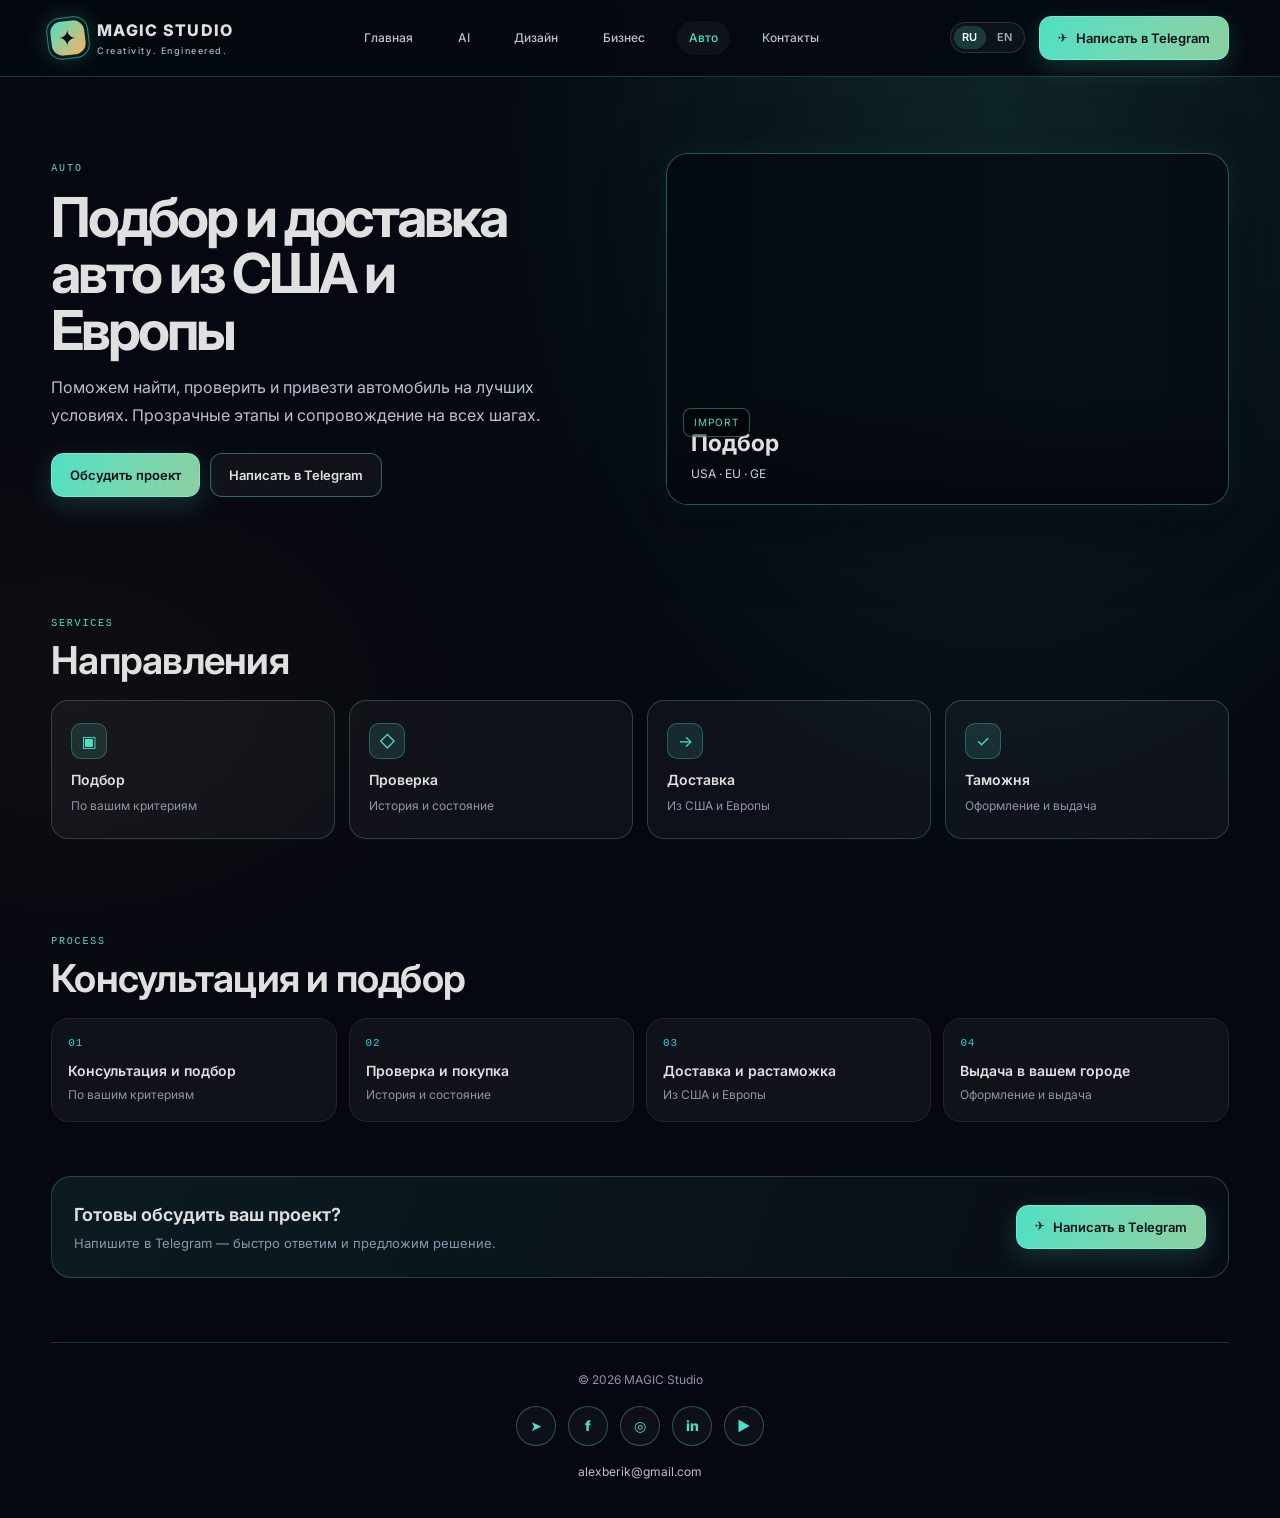
<file: auto/index.html>
<!DOCTYPE html>
<html lang="ru">
<head>
<meta charset="utf-8">
<meta name="viewport" content="width=device-width,initial-scale=1">
<title>Auto — MAGIC Studio | Подбор авто из США и Европы</title>
<meta name="description" content="Подбор, проверка, покупка и доставка авто из США и Европы. Диагностика, логистика, таможня. Тбилиси.">
<link rel="canonical" href="https://alexberik.github.io/magic_studio/auto/">
<meta property="og:title" content="Auto — MAGIC Studio">
<meta name="theme-color" content="#050810">
<link href="https://fonts.googleapis.com/css2?family=Inter:wght@400;500;600;700&display=swap" rel="stylesheet">
<link rel="stylesheet" href="../assets/css/studio.css">
<link rel="stylesheet" href="../assets/css/themes.css">
<link rel="stylesheet" href="../assets/css/site-polish.css?v=20261029-3">
</head>
<body data-theme="auto">
<header class="site-header">
  <div class="wrap nav">
    <a class="logo" href="../"><span class="logo-mark" aria-hidden="true"><span></span></span><div>MAGIC STUDIO<small data-i18n="tagline">Creativity. Engineered.</small></div></a>
    <nav class="nav-links">
      <a href="../" data-i18n="nav_home">Главная</a>
      <a href="../ai/" data-i18n="nav_ai">AI</a>
      <a href="../design/" data-i18n="nav_design">Дизайн</a>
      <a href="../business/" data-i18n="nav_biz">Бизнес</a>
      <a href="../auto/" class="active" data-i18n="nav_auto">Авто</a>
      <a href="../contacts/" data-i18n="nav_contacts">Контакты</a>
    </nav>
    <div class="nav-right">
      <div class="lang"><button type="button" data-lang="ru" class="active">RU</button><button type="button" data-lang="en">EN</button></div>
      <a class="btn btn-primary btn-tg" href="https://t.me/alex_berik" target="_blank" rel="noopener" data-i18n="btn_tg">Написать в Telegram</a>
    </div>
  </div>
</header>
<main class="wrap">
  <section class="hero">
    <div>
      <p class="eyebrow" data-i18n="auto_eye">AUTO</p>
      <h1 data-i18n="auto_h1">Подбор и доставка авто из США и Европы</h1>
      <p class="lead" data-i18n="auto_lead">Поможем найти, проверить и привезти автомобиль на лучших условиях. Прозрачные этапы и сопровождение на всех шагах.</p>
      <div class="hero-cta">
        <a class="btn btn-primary" href="../contacts/" data-i18n="cta_project">Обсудить проект</a>
        <a class="btn btn-ghost" href="https://t.me/alex_berik" target="_blank" rel="noopener" data-i18n="btn_tg">Написать в Telegram</a>
      </div>
    </div>
    <div class="visual scene-auto photo-auto" aria-hidden="true">
      <div class="car-shape"></div>
      <div class="visual-inner">
        <span class="visual-tag">IMPORT</span>
        <div class="visual-title" data-i18n="auto_s1">Подбор</div>
        <div class="visual-sub">USA · EU · GE</div>
      </div>
    </div>
  </section>
  <section class="section">
    <div class="section-label">SERVICES</div>
    <h2 data-i18n="services">Направления</h2>
    <div class="grid-4">
      <div class="card"><div class="icon">▣</div><h3 data-i18n="auto_s1">Подбор</h3><p data-i18n="auto_s1p">По вашим критериям</p></div>
      <div class="card"><div class="icon">◇</div><h3 data-i18n="auto_s2">Проверка</h3><p data-i18n="auto_s2p">История и состояние</p></div>
      <div class="card"><div class="icon">→</div><h3 data-i18n="auto_s3">Доставка</h3><p data-i18n="auto_s3p">Из США и Европы</p></div>
      <div class="card"><div class="icon">✓</div><h3 data-i18n="auto_s4">Таможня</h3><p data-i18n="auto_s4p">Оформление и выдача</p></div>
    </div>
  </section>
  <section class="section">
    <div class="section-label">PROCESS</div>
    <h2 data-i18n="auto_st1">Этапы работы</h2>
    <div class="steps">
      <div class="step"><div class="n">01</div><h3 data-i18n="auto_st1">Консультация и подбор</h3><p data-i18n="auto_s1p">По вашим критериям</p></div>
      <div class="step"><div class="n">02</div><h3 data-i18n="auto_st2">Проверка и покупка</h3><p data-i18n="auto_s2p">История и состояние</p></div>
      <div class="step"><div class="n">03</div><h3 data-i18n="auto_st3">Доставка и растаможка</h3><p data-i18n="auto_s3p">Из США и Европы</p></div>
      <div class="step"><div class="n">04</div><h3 data-i18n="auto_st4">Выдача в вашем городе</h3><p data-i18n="auto_s4p">Оформление и выдача</p></div>
    </div>
  </section>
  <div class="cta-band">
    <div><h3 data-i18n="cta_h">Готовы обсудить ваш проект?</h3><p data-i18n="cta_p">Напишите в Telegram — быстро ответим и предложим решение.</p></div>
    <a class="btn btn-primary btn-tg" href="https://t.me/alex_berik" target="_blank" rel="noopener" data-i18n="btn_tg">Написать в Telegram</a>
  </div>
</main>
<footer class="site-footer wrap">
  <div>© 2026 MAGIC Studio</div>
  <div class="socials">
    <a href="https://t.me/alex_berik" target="_blank" rel="noopener" aria-label="Telegram">➤</a>
    <a href="https://www.facebook.com/magicAIsoft" target="_blank" rel="noopener" aria-label="Facebook">f</a>
    <a href="https://www.instagram.com/alex__good_man/" target="_blank" rel="noopener" aria-label="Instagram">◎</a>
    <a href="https://www.linkedin.com/in/oleg-beriashvili/" target="_blank" rel="noopener" aria-label="LinkedIn">in</a>
    <a href="https://www.youtube.com/@alexberik" target="_blank" rel="noopener" aria-label="YouTube">▶</a>
  </div>
  <div><a href="mailto:alexberik@gmail.com">alexberik@gmail.com</a></div>
</footer>
<script src="../assets/js/i18n.js"></script>
</body>
</html>
</file>
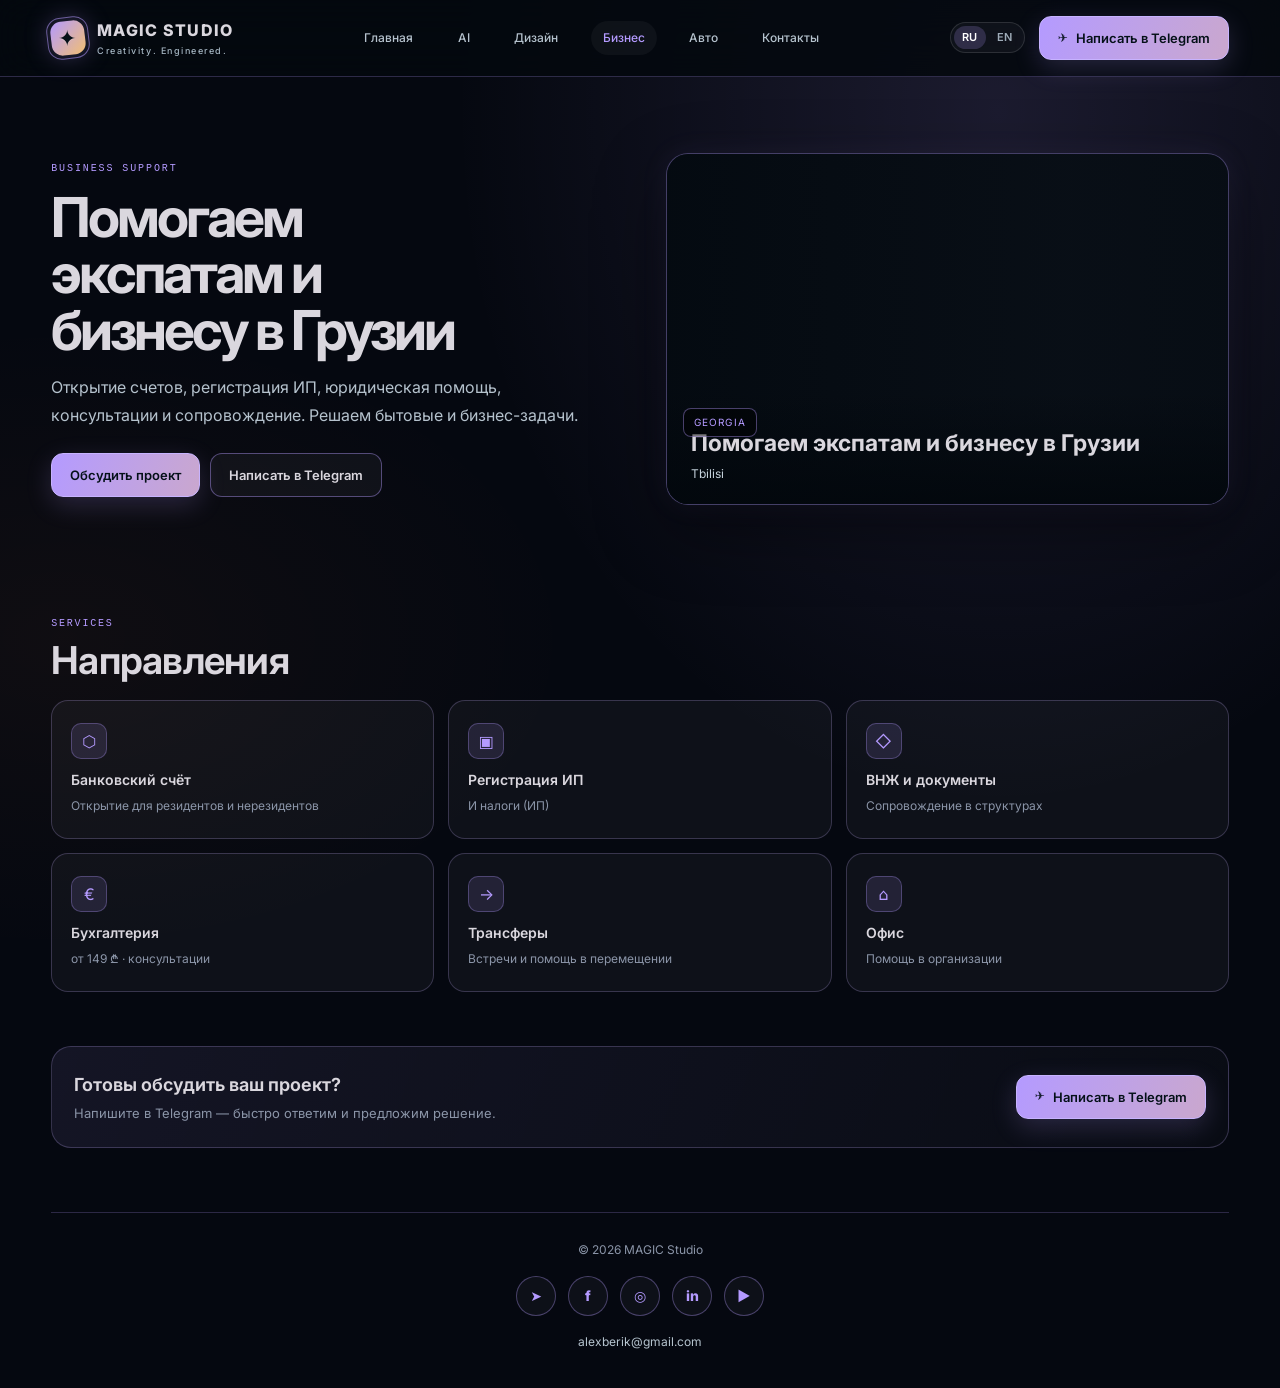
<file: business/index.html>
<!DOCTYPE html>
<html lang="ru">
<head>
<meta charset="utf-8">
<meta name="viewport" content="width=device-width,initial-scale=1">
<title>Business Support — MAGIC Studio | Релокация в Грузии</title>
<meta name="description" content="Помощь экспатам и бизнесу в Грузии: счета, ИП, ВНЖ, бухгалтерия от 149 ₾, трансферы и сопровождение.">
<link rel="canonical" href="https://alexberik.github.io/magic_studio/business/">
<meta property="og:title" content="Business Support — MAGIC Studio">
<meta name="theme-color" content="#050810">
<link href="https://fonts.googleapis.com/css2?family=Inter:wght@400;500;600;700&display=swap" rel="stylesheet">
<link rel="stylesheet" href="../assets/css/studio.css">
<link rel="stylesheet" href="../assets/css/themes.css">
<link rel="stylesheet" href="../assets/css/site-polish.css?v=20261029-3">
</head>
<body data-theme="business">
<header class="site-header">
  <div class="wrap nav">
    <a class="logo" href="../"><span class="logo-mark" aria-hidden="true"><span></span></span><div>MAGIC STUDIO<small data-i18n="tagline">Creativity. Engineered.</small></div></a>
    <nav class="nav-links">
      <a href="../" data-i18n="nav_home">Главная</a>
      <a href="../ai/" data-i18n="nav_ai">AI</a>
      <a href="../design/" data-i18n="nav_design">Дизайн</a>
      <a href="../business/" class="active" data-i18n="nav_biz">Бизнес</a>
      <a href="../auto/" data-i18n="nav_auto">Авто</a>
      <a href="../contacts/" data-i18n="nav_contacts">Контакты</a>
    </nav>
    <div class="nav-right">
      <div class="lang"><button type="button" data-lang="ru" class="active">RU</button><button type="button" data-lang="en">EN</button></div>
      <a class="btn btn-primary btn-tg" href="https://t.me/alex_berik" target="_blank" rel="noopener" data-i18n="btn_tg">Написать в Telegram</a>
    </div>
  </div>
</header>
<main class="wrap">
  <section class="hero">
    <div>
      <p class="eyebrow" data-i18n="biz_eye">BUSINESS SUPPORT</p>
      <h1 data-i18n="biz_h1">Помогаем экспатам и бизнесу в Грузии</h1>
      <p class="lead" data-i18n="biz_lead">Открытие счетов, регистрация ИП, юридическая помощь, консультации и сопровождение. Решаем бытовые и бизнес-задачи.</p>
      <div class="hero-cta">
        <a class="btn btn-primary" href="../contacts/" data-i18n="cta_project">Обсудить проект</a>
        <a class="btn btn-ghost" href="https://t.me/alex_berik" target="_blank" rel="noopener" data-i18n="btn_tg">Написать в Telegram</a>
      </div>
    </div>
    <div class="visual scene-business photo-business" aria-hidden="true">
      <div class="skyline"></div>
      <div class="visual-inner">
        <span class="visual-tag">GEORGIA</span>
        <div class="visual-title" data-i18n="biz_h1">Помогаем в Грузии</div>
        <div class="visual-sub">Tbilisi</div>
      </div>
    </div>
  </section>
  <section class="section">
    <div class="section-label">SERVICES</div>
    <h2 data-i18n="services">Направления</h2>
    <div class="grid-3">
      <div class="card"><div class="icon">⬡</div><h3 data-i18n="biz_s1">Банковский счёт</h3><p data-i18n="biz_s1p">Открытие для резидентов и нерезидентов</p></div>
      <div class="card"><div class="icon">▣</div><h3 data-i18n="biz_s2">Регистрация ИП</h3><p data-i18n="biz_s2p">И налоги (ИП)</p></div>
      <div class="card"><div class="icon">◇</div><h3 data-i18n="biz_s3">ВНЖ и документы</h3><p data-i18n="biz_s3p">Сопровождение в структурах</p></div>
      <div class="card"><div class="icon">€</div><h3 data-i18n="biz_s4">Бухгалтерия</h3><p data-i18n="biz_s4p">от 149 ₾ · консультации</p></div>
      <div class="card"><div class="icon">→</div><h3 data-i18n="biz_s5">Трансферы</h3><p data-i18n="biz_s5p">Встречи и помощь в перемещении</p></div>
      <div class="card"><div class="icon">⌂</div><h3 data-i18n="biz_s6">Офис</h3><p data-i18n="biz_s6p">Помощь в организации</p></div>
    </div>
  </section>
  <div class="cta-band">
    <div><h3 data-i18n="cta_h">Готовы обсудить ваш проект?</h3><p data-i18n="cta_p">Напишите в Telegram — быстро ответим и предложим решение.</p></div>
    <a class="btn btn-primary btn-tg" href="https://t.me/alex_berik" target="_blank" rel="noopener" data-i18n="btn_tg">Написать в Telegram</a>
  </div>
</main>
<footer class="site-footer wrap">
  <div>© 2026 MAGIC Studio</div>
  <div class="socials">
    <a href="https://t.me/alex_berik" target="_blank" rel="noopener" aria-label="Telegram">➤</a>
    <a href="https://www.facebook.com/magicAIsoft" target="_blank" rel="noopener" aria-label="Facebook">f</a>
    <a href="https://www.instagram.com/alex__good_man/" target="_blank" rel="noopener" aria-label="Instagram">◎</a>
    <a href="https://www.linkedin.com/in/oleg-beriashvili/" target="_blank" rel="noopener" aria-label="LinkedIn">in</a>
    <a href="https://www.youtube.com/@alexberik" target="_blank" rel="noopener" aria-label="YouTube">▶</a>
  </div>
  <div><a href="mailto:alexberik@gmail.com">alexberik@gmail.com</a></div>
</footer>
<script src="../assets/js/i18n.js"></script>
</body>
</html>
</file>
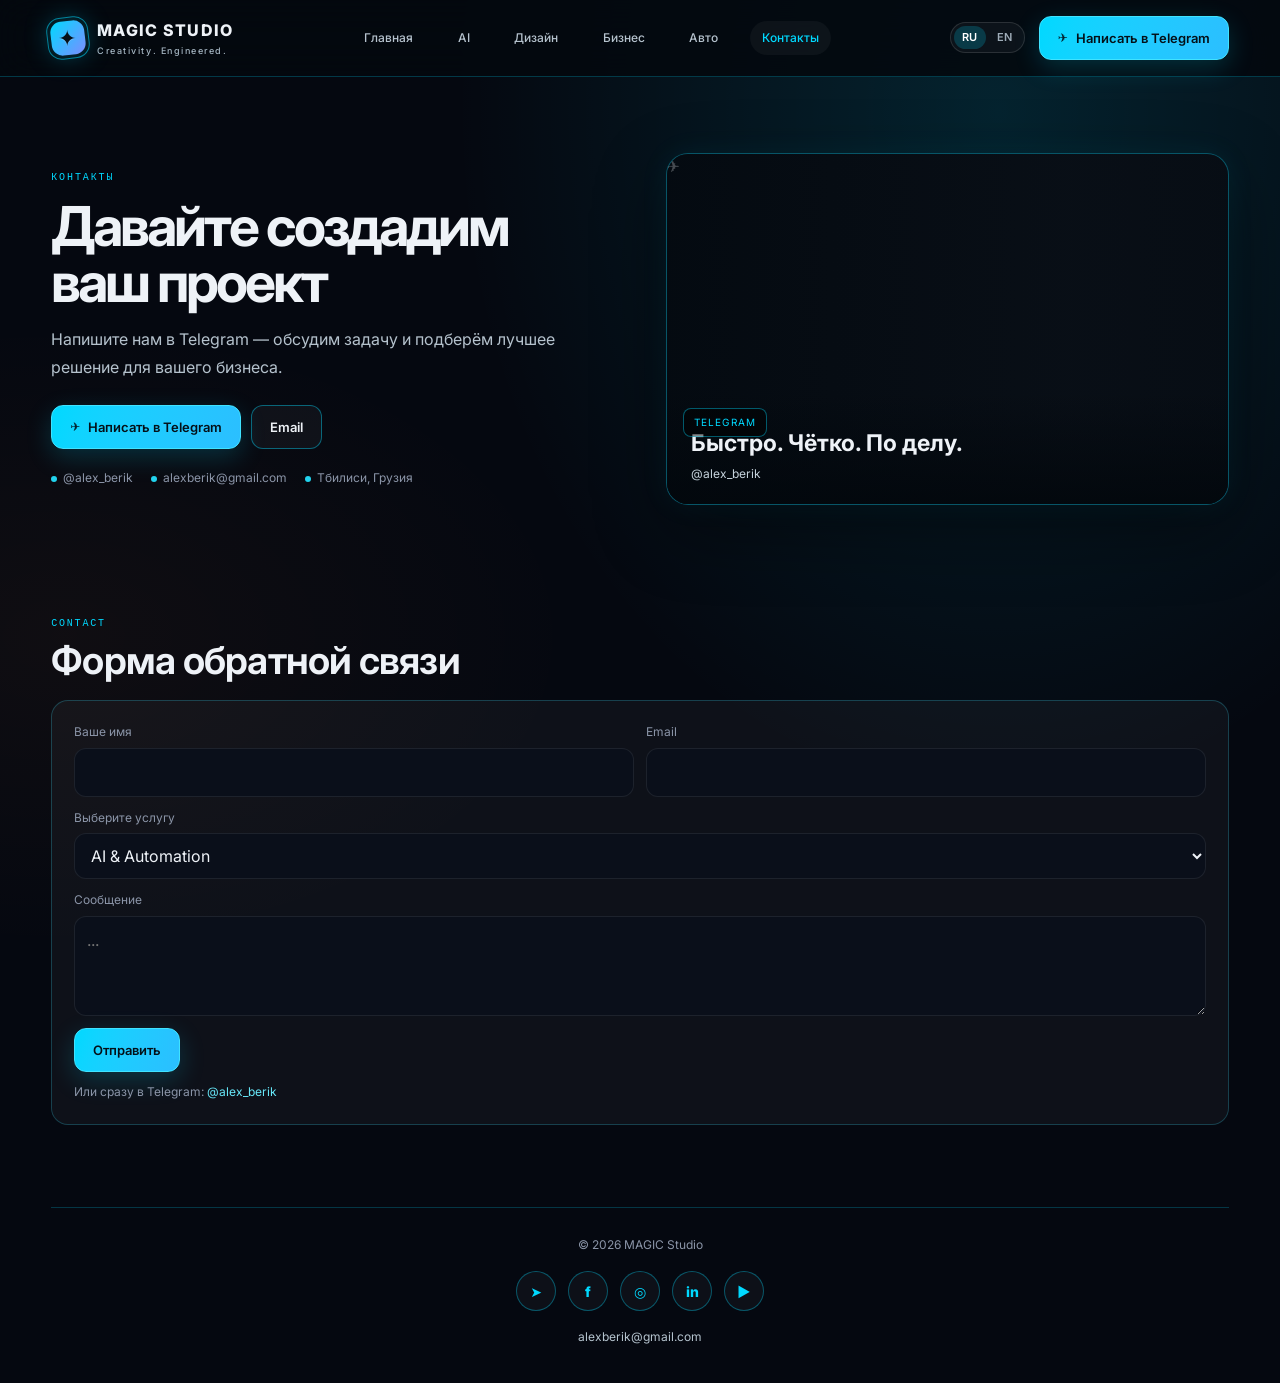
<file: contacts/index.html>
<!DOCTYPE html>
<html lang="ru">
<head>
<meta charset="utf-8">
<meta name="viewport" content="width=device-width,initial-scale=1">
<title>Контакты — MAGIC Studio | Тбилиси</title>
<meta name="description" content="Связаться с MAGIC Studio: Telegram @alex_berik, email alexberik@gmail.com. Тбилиси, Грузия.">
<link rel="canonical" href="https://alexberik.github.io/magic_studio/contacts/">
<meta property="og:title" content="Контакты — MAGIC Studio">
<meta name="theme-color" content="#050810">
<link href="https://fonts.googleapis.com/css2?family=Inter:wght@400;500;600;700&display=swap" rel="stylesheet">
<link rel="stylesheet" href="../assets/css/studio.css">
<link rel="stylesheet" href="../assets/css/themes.css">
<link rel="stylesheet" href="../assets/css/site-polish.css?v=20261029-3">
</head>
<body data-theme="contacts">
<header class="site-header">
  <div class="wrap nav">
    <a class="logo" href="../"><span class="logo-mark" aria-hidden="true"><span></span></span><div>MAGIC STUDIO<small data-i18n="tagline">Creativity. Engineered.</small></div></a>
    <nav class="nav-links">
      <a href="../" data-i18n="nav_home">Главная</a>
      <a href="../ai/" data-i18n="nav_ai">AI</a>
      <a href="../design/" data-i18n="nav_design">Дизайн</a>
      <a href="../business/" data-i18n="nav_biz">Бизнес</a>
      <a href="../auto/" data-i18n="nav_auto">Авто</a>
      <a href="../contacts/" class="active" data-i18n="nav_contacts">Контакты</a>
    </nav>
    <div class="nav-right">
      <div class="lang"><button type="button" data-lang="ru" class="active">RU</button><button type="button" data-lang="en">EN</button></div>
      <a class="btn btn-primary btn-tg" href="https://t.me/alex_berik" target="_blank" rel="noopener" data-i18n="btn_tg">Написать в Telegram</a>
    </div>
  </div>
</header>
<main class="wrap">
  <section class="hero">
    <div>
      <p class="eyebrow" data-i18n="con_eye">КОНТАКТЫ</p>
      <h1 data-i18n="con_h1">Давайте создадим ваш проект</h1>
      <p class="lead" data-i18n="con_lead">Напишите нам в Telegram — обсудим задачу и подберём лучшее решение для вашего бизнеса.</p>
      <div class="hero-cta">
        <a class="btn btn-primary btn-tg" href="https://t.me/alex_berik" target="_blank" rel="noopener" data-i18n="btn_tg">Написать в Telegram</a>
        <a class="btn btn-ghost" href="mailto:alexberik@gmail.com">Email</a>
      </div>
      <div class="trust-row" style="margin-top:20px">
        <span><i></i>@alex_berik</span>
        <span><i></i>alexberik@gmail.com</span>
        <span><i></i data-i18n="con_loc_v">Тбилиси, Грузия</span>
      </div>
    </div>
    <div class="visual scene-contacts photo-contacts" aria-hidden="true">
      <div class="tg-big">✈</div>
      <div class="visual-inner">
        <span class="visual-tag">TELEGRAM</span>
        <div class="visual-title" data-i18n="con_fast">Быстро. Чётко. По делу.</div>
        <div class="visual-sub">@alex_berik</div>
      </div>
    </div>
  </section>
  <section class="section">
    <div class="section-label">CONTACT</div>
    <h2 data-i18n="con_form">Форма обратной связи</h2>
    <form class="card" style="padding:22px" action="https://t.me/alex_berik" method="get" target="_blank">
      <div class="form-grid">
        <div class="field"><label data-i18n="con_name">Ваше имя</label><input name="name" type="text" autocomplete="name"></div>
        <div class="field"><label data-i18n="con_email">Email</label><input name="email" type="email" autocomplete="email"></div>
        <div class="field full"><label data-i18n="con_svc">Выберите услугу</label>
          <select name="service">
            <option>AI & Automation</option>
            <option>Web & Design</option>
            <option>Business Support</option>
            <option>Auto</option>
          </select>
        </div>
        <div class="field full"><label data-i18n="con_msg">Сообщение</label><textarea name="text" placeholder="..."></textarea></div>
        <div class="full"><button class="btn btn-primary" type="submit" data-i18n="con_send">Отправить</button>
          <p style="margin-top:10px;font-size:12px;color:var(--muted)">Или сразу в Telegram: <a href="https://t.me/alex_berik" style="color:var(--cyan2)">@alex_berik</a></p>
        </div>
      </div>
    </form>
  </section>
</main>
<footer class="site-footer wrap">
  <div>© 2026 MAGIC Studio</div>
  <div class="socials">
    <a href="https://t.me/alex_berik" target="_blank" rel="noopener" aria-label="Telegram">➤</a>
    <a href="https://www.facebook.com/magicAIsoft" target="_blank" rel="noopener" aria-label="Facebook">f</a>
    <a href="https://www.instagram.com/alex__good_man/" target="_blank" rel="noopener" aria-label="Instagram">◎</a>
    <a href="https://www.linkedin.com/in/oleg-beriashvili/" target="_blank" rel="noopener" aria-label="LinkedIn">in</a>
    <a href="https://www.youtube.com/@alexberik" target="_blank" rel="noopener" aria-label="YouTube">▶</a>
  </div>
  <div><a href="mailto:alexberik@gmail.com">alexberik@gmail.com</a></div>
</footer>
<script src="../assets/js/i18n.js"></script>
</body>
</html>
</file>
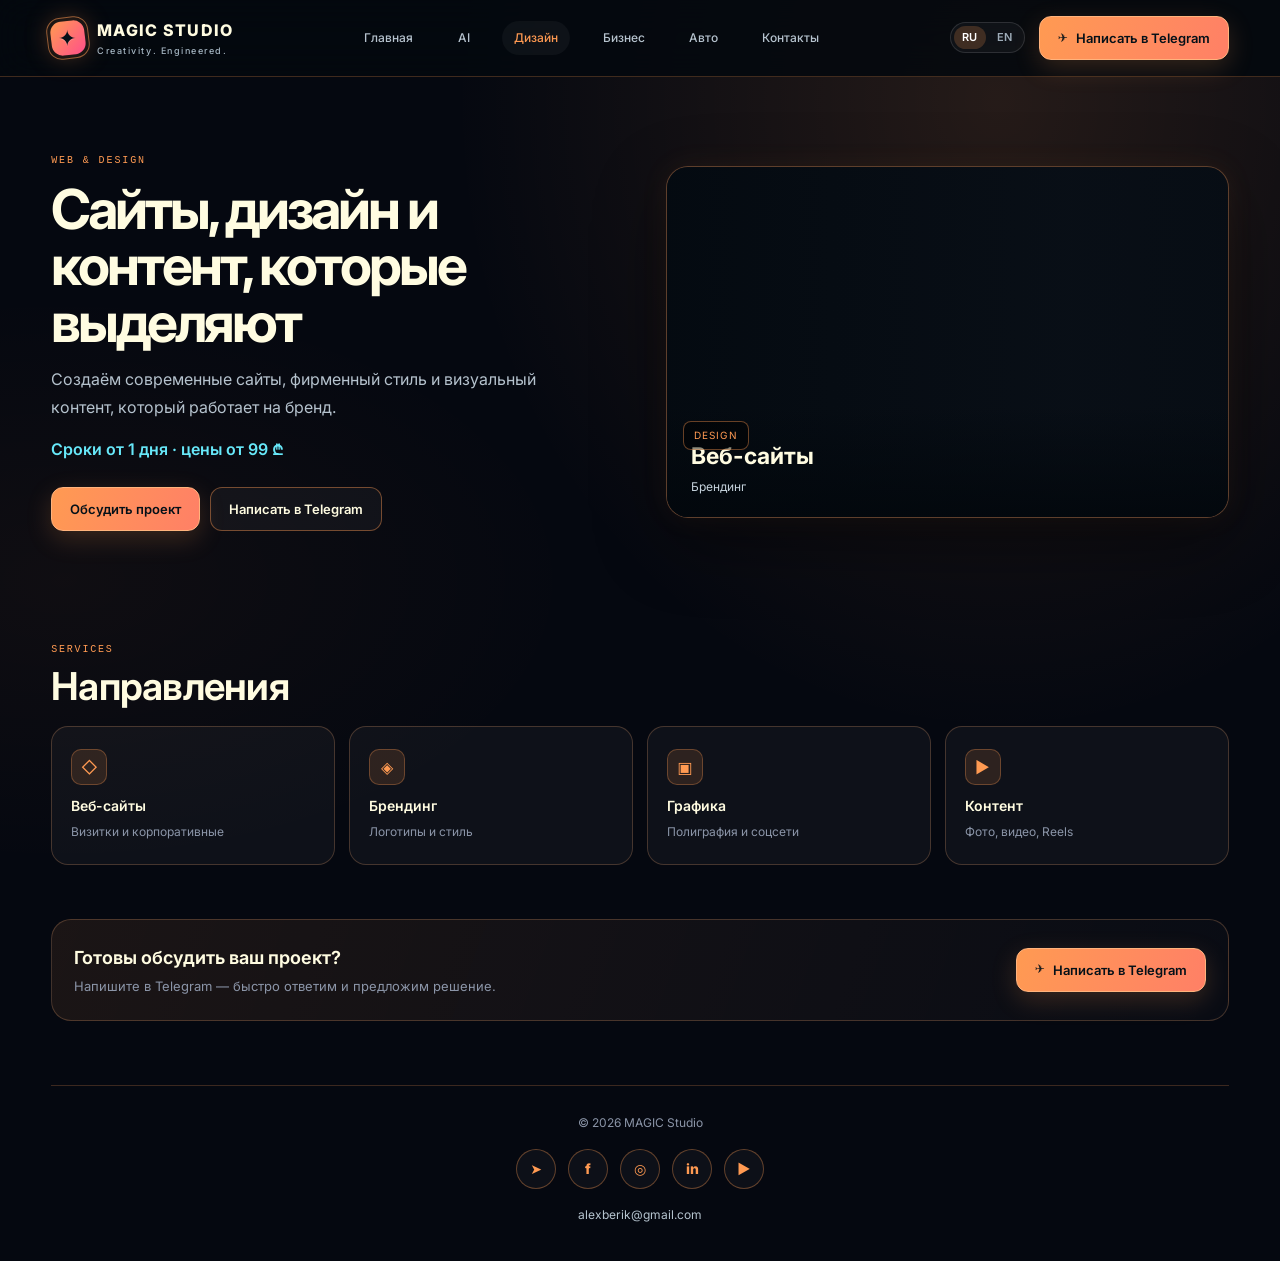
<file: design/index.html>
<!DOCTYPE html>
<html lang="ru">
<head>
<meta charset="utf-8">
<meta name="viewport" content="width=device-width,initial-scale=1">
<title>Web & Design — MAGIC Studio | Тбилиси</title>
<meta name="description" content="Сайты, брендинг, графический дизайн, контент и Reels. Сроки от 1 дня, цены от 99 лари.">
<link rel="canonical" href="https://alexberik.github.io/magic_studio/design/">
<meta property="og:title" content="Web & Design — MAGIC Studio">
<meta name="theme-color" content="#050810">
<link href="https://fonts.googleapis.com/css2?family=Inter:wght@400;500;600;700&display=swap" rel="stylesheet">
<link rel="stylesheet" href="../assets/css/studio.css">
<link rel="stylesheet" href="../assets/css/themes.css">
<link rel="stylesheet" href="../assets/css/site-polish.css?v=20261029-3">
</head>
<body data-theme="design">
<header class="site-header">
  <div class="wrap nav">
    <a class="logo" href="../"><span class="logo-mark" aria-hidden="true"><span></span></span><div>MAGIC STUDIO<small data-i18n="tagline">Creativity. Engineered.</small></div></a>
    <nav class="nav-links">
      <a href="../" data-i18n="nav_home">Главная</a>
      <a href="../ai/" data-i18n="nav_ai">AI</a>
      <a href="../design/" class="active" data-i18n="nav_design">Дизайн</a>
      <a href="../business/" data-i18n="nav_biz">Бизнес</a>
      <a href="../auto/" data-i18n="nav_auto">Авто</a>
      <a href="../contacts/" data-i18n="nav_contacts">Контакты</a>
    </nav>
    <div class="nav-right">
      <div class="lang"><button type="button" data-lang="ru" class="active">RU</button><button type="button" data-lang="en">EN</button></div>
      <a class="btn btn-primary btn-tg" href="https://t.me/alex_berik" target="_blank" rel="noopener" data-i18n="btn_tg">Написать в Telegram</a>
    </div>
  </div>
</header>
<main class="wrap">
  <section class="hero">
    <div>
      <p class="eyebrow" data-i18n="des_eye">WEB & DESIGN</p>
      <h1 data-i18n="des_h1">Сайты, дизайн и контент, которые выделяют</h1>
      <p class="lead" data-i18n="des_lead">Создаём современные сайты, фирменный стиль и визуальный контент, который работает на бренд.</p>
      <p class="lead" style="color:var(--cyan2);font-weight:600" data-i18n="des_price">Сроки от 1 дня · цены от 99 ₾</p>
      <div class="hero-cta">
        <a class="btn btn-primary" href="../contacts/" data-i18n="cta_project">Обсудить проект</a>
        <a class="btn btn-ghost" href="https://t.me/alex_berik" target="_blank" rel="noopener" data-i18n="btn_tg">Написать в Telegram</a>
      </div>
    </div>
    <div class="visual scene-design photo-design" aria-hidden="true">
      <div class="device-stack">
        <div class="device-laptop"></div>
        <div class="device-phone"></div>
      </div>
      <div class="visual-inner">
        <span class="visual-tag">DESIGN</span>
        <div class="visual-title" data-i18n="des_s1">Веб-сайты</div>
        <div class="visual-sub" data-i18n="des_s2">Брендинг</div>
      </div>
    </div>
  </section>
  <section class="section">
    <div class="section-label">SERVICES</div>
    <h2 data-i18n="services">Направления</h2>
    <div class="grid-4">
      <div class="card"><div class="icon">◇</div><h3 data-i18n="des_s1">Веб-сайты</h3><p data-i18n="des_s1p">Визитки и корпоративные</p></div>
      <div class="card"><div class="icon">◈</div><h3 data-i18n="des_s2">Брендинг</h3><p data-i18n="des_s2p">Логотипы и стиль</p></div>
      <div class="card"><div class="icon">▣</div><h3 data-i18n="des_s3">Графика</h3><p data-i18n="des_s3p">Полиграфия и соцсети</p></div>
      <div class="card"><div class="icon">▶</div><h3 data-i18n="des_s4">Контент</h3><p data-i18n="des_s4p">Фото, видео, Reels</p></div>
    </div>
  </section>
  <div class="cta-band">
    <div><h3 data-i18n="cta_h">Готовы обсудить ваш проект?</h3><p data-i18n="cta_p">Напишите в Telegram — быстро ответим и предложим решение.</p></div>
    <a class="btn btn-primary btn-tg" href="https://t.me/alex_berik" target="_blank" rel="noopener" data-i18n="btn_tg">Написать в Telegram</a>
  </div>
</main>
<footer class="site-footer wrap">
  <div>© 2026 MAGIC Studio</div>
  <div class="socials">
    <a href="https://t.me/alex_berik" target="_blank" rel="noopener" aria-label="Telegram">➤</a>
    <a href="https://www.facebook.com/magicAIsoft" target="_blank" rel="noopener" aria-label="Facebook">f</a>
    <a href="https://www.instagram.com/alex__good_man/" target="_blank" rel="noopener" aria-label="Instagram">◎</a>
    <a href="https://www.linkedin.com/in/oleg-beriashvili/" target="_blank" rel="noopener" aria-label="LinkedIn">in</a>
    <a href="https://www.youtube.com/@alexberik" target="_blank" rel="noopener" aria-label="YouTube">▶</a>
  </div>
  <div><a href="mailto:alexberik@gmail.com">alexberik@gmail.com</a></div>
</footer>
<script src="../assets/js/i18n.js"></script>
</body>
</html>
</file>
<file: assets/css/studio.css>
/* MAGIC Studio — full redesign 2026 */
:root{
  --bg:#050810;
  --bg2:#0a0f1a;
  --card:rgba(255,255,255,.04);
  --card-h:rgba(255,255,255,.07);
  --border:rgba(255,255,255,.08);
  --border-h:rgba(34,211,238,.35);
  --text:#eef2f7;
  --muted:#8b95a8;
  --cyan:#22d3ee;
  --cyan2:#67e8f9;
  --cyan-dim:rgba(34,211,238,.15);
  --glow:0 0 40px rgba(34,211,238,.25);
  --font:Inter,system-ui,-apple-system,sans-serif;
  --mono:ui-monospace,SFMono-Regular,Menlo,monospace;
  --r:18px;
  --max:1180px;
}
*{box-sizing:border-box;margin:0;padding:0}
html{scroll-behavior:smooth}
body{
  font-family:var(--font);background:var(--bg);color:var(--text);
  line-height:1.55;-webkit-font-smoothing:antialiased;min-height:100vh;
  background-image:
    radial-gradient(ellipse 90% 50% at 50% -15%,rgba(34,211,238,.1),transparent 55%),
    radial-gradient(ellipse 40% 30% at 100% 50%,rgba(14,165,233,.06),transparent 50%);
}
a{color:inherit;text-decoration:none}
img{max-width:100%;display:block}
button,input,select,textarea{font:inherit}
[hidden]{display:none!important}
.wrap{width:min(var(--max),92vw);margin:0 auto}
.site-header{
  position:sticky;top:0;z-index:50;
  backdrop-filter:blur(16px);-webkit-backdrop-filter:blur(16px);
  background:rgba(5,8,16,.82);border-bottom:1px solid var(--border);
}
.nav{
  display:flex;align-items:center;justify-content:space-between;
  gap:16px;padding:14px 0;flex-wrap:wrap;
}
.logo{display:flex;align-items:center;gap:10px;font-weight:700;letter-spacing:.02em}
.logo-mark{
  width:34px;height:34px;border-radius:10px;
  background:linear-gradient(145deg,var(--cyan),#0ea5e9);
  box-shadow:var(--glow);position:relative;
}
.logo-mark::after{
  content:"";position:absolute;inset:7px;border:1.5px solid rgba(0,0,0,.25);
  border-radius:5px;border-bottom-color:transparent;
}
.logo small{display:block;font-size:9px;font-weight:500;letter-spacing:.14em;color:var(--muted);margin-top:1px}
.nav-links{display:flex;gap:4px;flex-wrap:wrap}
.nav-links a{
  padding:8px 12px;border-radius:999px;font-size:13px;font-weight:500;color:var(--muted);
  transition:.2s;
}
.nav-links a:hover,.nav-links a.active{color:var(--text);background:var(--card)}
.nav-right{display:flex;align-items:center;gap:10px}
.lang{
  display:flex;gap:2px;background:var(--card);border:1px solid var(--border);
  border-radius:999px;padding:3px;
}
.lang button{
  border:0;background:transparent;color:var(--muted);font:600 11px/1 var(--font);
  padding:7px 10px;border-radius:999px;cursor:pointer;letter-spacing:.04em;
}
.lang button.active{background:var(--cyan-dim);color:var(--cyan2)}
.btn{
  display:inline-flex;align-items:center;justify-content:center;gap:8px;
  padding:11px 18px;border-radius:12px;font-weight:600;font-size:13px;
  border:1px solid transparent;transition:.2s ease;cursor:pointer;
}
.btn-primary{
  background:linear-gradient(135deg,var(--cyan),#0ea5e9);color:#041016;
  box-shadow:0 8px 28px rgba(34,211,238,.28);
}
.btn-primary:hover{filter:brightness(1.06);transform:translateY(-1px)}
.btn-ghost{
  background:var(--card);border-color:var(--border);color:var(--text);
}
.btn-ghost:hover{border-color:var(--border-h);background:var(--card-h)}
.btn-tg::before{content:"✈";font-size:12px;opacity:.9}
.hero{
  display:grid;grid-template-columns:1.05fr .95fr;gap:40px;align-items:center;
  padding:48px 0 36px;
}
@media(max-width:900px){.hero{grid-template-columns:1fr;gap:20px;padding-top:28px}}
.eyebrow{
  font-family:var(--mono);font-size:11px;letter-spacing:.16em;color:var(--cyan);
  text-transform:uppercase;margin-bottom:12px;
}
h1{font-size:clamp(28px,4.2vw,44px);line-height:1.12;font-weight:700;letter-spacing:-.025em}
h1 em{font-style:normal;color:var(--cyan2)}
.lead{margin-top:14px;color:var(--muted);font-size:15px;max-width:46ch}
.hero-cta{display:flex;flex-wrap:wrap;gap:10px;margin-top:24px}
.trust-row{
  display:flex;flex-wrap:wrap;gap:18px;margin-top:22px;font-size:12px;color:var(--muted);
}
.trust-row span{display:flex;align-items:center;gap:6px}
.trust-row i{width:6px;height:6px;border-radius:50%;background:var(--cyan);display:inline-block}
.visual{
  position:relative;border-radius:22px;overflow:hidden;
  border:1px solid var(--border);min-height:320px;
  background:linear-gradient(160deg,#0c1220,#0a1628 40%,#071018);
  box-shadow:0 24px 60px rgba(0,0,0,.45);
}
.visual::before{
  content:"";position:absolute;inset:0;
  background:radial-gradient(ellipse at 70% 30%,rgba(34,211,238,.18),transparent 55%);
  pointer-events:none;
}
.visual-inner{position:relative;z-index:1;padding:28px;height:100%;min-height:320px;display:flex;flex-direction:column;justify-content:flex-end}
.visual-tag{
  position:absolute;top:16px;left:16px;z-index:2;
  font-size:10px;letter-spacing:.12em;text-transform:uppercase;
  background:rgba(0,0,0,.45);border:1px solid var(--border);padding:6px 10px;border-radius:8px;color:var(--cyan2);
}
.visual-title{font-size:18px;font-weight:650;margin-bottom:4px}
.visual-sub{font-size:12px;color:var(--muted)}
.section{padding:36px 0 12px}
.section-label{
  font-family:var(--mono);font-size:10px;letter-spacing:.18em;color:var(--muted);margin-bottom:8px;
}
h2{font-size:22px;font-weight:650;margin-bottom:18px;letter-spacing:-.02em}
.grid-5{display:grid;grid-template-columns:repeat(5,1fr);gap:12px;align-items:stretch}
.grid-4{display:grid;grid-template-columns:repeat(4,1fr);gap:12px;align-items:stretch}
.grid-3{display:grid;grid-template-columns:repeat(3,1fr);gap:12px;align-items:stretch}
.grid-2{display:grid;grid-template-columns:repeat(2,1fr);gap:12px}
@media(max-width:900px){.grid-5{grid-template-columns:repeat(2,1fr)}.grid-4{grid-template-columns:repeat(2,1fr)}}
@media(max-width:600px){
  .grid-5,.grid-4,.grid-3,.grid-2{grid-template-columns:1fr}
}
.card{
  background:var(--card);border:1px solid var(--border);border-radius:var(--r);
  padding:18px 16px;transition:border-color .2s,transform .2s,background .2s;height:100%;
}
.card:hover{border-color:var(--border-h);background:var(--card-h);transform:translateY(-2px)}
.card .icon{
  width:36px;height:36px;border-radius:10px;margin-bottom:12px;
  background:var(--cyan-dim);display:grid;place-items:center;font-size:16px;
  border:1px solid rgba(34,211,238,.25);
}
.card h3{font-size:14px;font-weight:600;margin-bottom:6px}
.card p{font-size:12px;color:var(--muted);line-height:1.5}
.card .more{display:inline-block;margin-top:10px;font-size:12px;color:var(--cyan);font-weight:600}
.stats{
  display:grid;grid-template-columns:repeat(4,1fr);gap:12px;margin:28px 0;
}
@media(max-width:700px){.stats{grid-template-columns:repeat(2,1fr)}}
.stat{
  background:var(--card);border:1px solid var(--border);border-radius:var(--r);
  padding:18px 14px;text-align:center;
}
.stat strong{display:block;font-size:26px;font-weight:700;color:var(--cyan2);letter-spacing:-.02em}
.stat span{font-size:12px;color:var(--muted)}
.features{display:grid;grid-template-columns:repeat(4,1fr);gap:12px}
@media(max-width:800px){.features{grid-template-columns:repeat(2,1fr)}}
.feature{
  background:var(--card);border:1px solid var(--border);border-radius:var(--r);padding:16px;
}
.feature h3{font-size:13px;font-weight:600;margin-bottom:4px}
.feature p{font-size:12px;color:var(--muted)}
.cta-band{
  margin:36px 0;padding:24px 22px;border-radius:20px;
  border:1px solid var(--border-h);background:rgba(34,211,238,.06);
  display:flex;flex-wrap:wrap;align-items:center;justify-content:space-between;gap:16px;
}
.cta-band h3{font-size:18px;font-weight:650}
.cta-band p{font-size:13px;color:var(--muted);margin-top:4px}
.steps{display:grid;grid-template-columns:repeat(4,1fr);gap:12px}
@media(max-width:800px){.steps{grid-template-columns:repeat(2,1fr)}}
.step{
  background:var(--card);border:1px solid var(--border);border-radius:var(--r);padding:16px;
}
.step .n{
  font-family:var(--mono);font-size:11px;color:var(--cyan);margin-bottom:8px;letter-spacing:.08em;
}
.step h3{font-size:14px;font-weight:600;margin-bottom:4px}
.step p{font-size:12px;color:var(--muted)}
.faq{display:flex;flex-direction:column;gap:8px}
.faq details{
  background:var(--card);border:1px solid var(--border);border-radius:14px;padding:14px 16px;
}
.faq summary{cursor:pointer;font-weight:600;font-size:14px;list-style:none}
.faq summary::-webkit-details-marker{display:none}
.faq details[open]{border-color:var(--border-h)}
.faq details p{margin-top:10px;font-size:13px;color:var(--muted)}
.site-footer{
  border-top:1px solid var(--border);margin-top:48px;padding:22px 0 32px;
  display:flex;flex-wrap:wrap;gap:12px;justify-content:space-between;align-items:center;
  font-size:12px;color:var(--muted);
}
.site-footer a{color:var(--cyan2)}
.site-footer a:hover{text-decoration:underline}
.socials{display:flex;gap:10px;flex-wrap:wrap}
.socials a{
  width:36px;height:36px;border-radius:10px;border:1px solid var(--border);
  display:grid;place-items:center;background:var(--card);transition:.2s;font-size:14px;
}
.socials a:hover{border-color:var(--border-h);color:var(--cyan)}
.form-grid{display:grid;grid-template-columns:1fr 1fr;gap:12px}
@media(max-width:600px){.form-grid{grid-template-columns:1fr}}
.field{display:flex;flex-direction:column;gap:6px}
.field label{font-size:12px;color:var(--muted)}
.field input,.field select,.field textarea{
  background:var(--bg2);border:1px solid var(--border);border-radius:12px;
  padding:11px 12px;color:var(--text);outline:none;
}
.field input:focus,.field select:focus,.field textarea:focus{border-color:var(--border-h)}
.field textarea{min-height:100px;resize:vertical}
.form-grid .full{grid-column:1/-1}

/* Photo heroes — fixed aspect, no stretch */
.visual.photo{
  padding:0;
  min-height:0;
  aspect-ratio:16/10;
  max-height:420px;
  background:#0a0f1a;
}
.visual.photo::before{display:none}
.visual.photo img{
  position:absolute;
  inset:0;
  width:100%;
  height:100%;
  object-fit:cover;
  object-position:center 20%;
  display:block;
}
.visual.photo .visual-inner{
  position:absolute;
  left:0;right:0;bottom:0;
  z-index:2;
  background:linear-gradient(transparent 10%,rgba(5,8,16,.88));
  padding:28px 20px 16px;
  min-height:0;
  height:auto;
  justify-content:flex-end;
}
@media(max-width:900px){
  .visual.photo{
    aspect-ratio:16/11;
    max-height:300px;
  }
}
@media(max-width:520px){
  .nav-links{display:none}
  h1{font-size:clamp(24px,7vw,32px)}
}
</file>
<file: assets/css/themes.css>
/* Theme tokens per direction — multi-layer aurora */
[data-theme="hub"] {
  --canvas: #050508; --surface: #0c0c12; --elevated: #12121a; --border: #1e1e2a;
  --text: #f2f2f5; --text-muted: #8b8b9a; --accent: #ab8ff1;
  --glow: radial-gradient(circle, rgba(171,143,241,0.65), rgba(137,96,240,0.12));
  --glow-a: radial-gradient(circle, rgba(171,143,241,0.7) 0%, rgba(137,96,240,0.15) 55%, transparent 70%);
  --glow-b: radial-gradient(circle, rgba(255,125,218,0.35) 0%, rgba(98,95,255,0.12) 50%, transparent 70%);
  --glow-c: radial-gradient(circle, rgba(142,108,228,0.4) 0%, transparent 65%);
  --cta-bg: #dad7de; --cta-text: #08080a;
}
[data-theme="ai"] {
  --canvas: #0b0c0e; --surface: #0e111b; --elevated: #0d172b; --border: #172540;
  --text: #ffffff; --text-muted: #abaebb; --accent: #2862d7;
  --glow: radial-gradient(circle, rgba(98,95,255,0.55), rgba(40,98,215,0.12));
  --glow-a: radial-gradient(circle, rgba(98,95,255,0.6) 0%, rgba(40,98,215,0.18) 50%, transparent 70%);
  --glow-b: radial-gradient(circle, rgba(255,125,218,0.28) 0%, rgba(40,98,215,0.1) 55%, transparent 70%);
  --glow-c: radial-gradient(circle, rgba(40,98,215,0.45) 0%, transparent 65%);
  --cta-bg: #ffffff; --cta-text: #050606;
}
[data-theme="design"] {
  --canvas: #0e100f; --surface: #191919; --elevated: #222222; --border: #42433d;
  --text: #fffce1; --text-muted: #7c7c6f; --accent: #0ae448;
  --glow: radial-gradient(circle, rgba(10,228,72,0.35), rgba(254,197,251,0.12));
  --glow-a: radial-gradient(circle, rgba(10,228,72,0.4) 0%, rgba(171,255,132,0.12) 50%, transparent 70%);
  --glow-b: radial-gradient(circle, rgba(254,197,251,0.3) 0%, rgba(157,149,255,0.12) 50%, transparent 70%);
  --glow-c: radial-gradient(circle, rgba(0,186,226,0.25) 0%, transparent 65%);
  --cta-bg: transparent; --cta-text: #fffce1;
}
[data-theme="design"] .btn-primary {
  background: transparent; color: #fffce1; border: 1.5px solid #0ae448; box-shadow: 0 0 24px rgba(10,228,72,0.2);
}
[data-theme="design"] .btn-primary:hover { background: rgba(10,228,72,0.1); filter: none; }
[data-theme="business"] {
  --canvas: #08080a; --surface: #0d0d12; --elevated: #17171c; --border: #31313a;
  --text: #dad7de; --text-muted: #8b8e9c; --accent: #ab8ff1;
  --glow: radial-gradient(circle, rgba(142,108,228,0.45), rgba(114,79,201,0.1));
  --glow-a: radial-gradient(circle, rgba(142,108,228,0.5) 0%, rgba(114,79,201,0.15) 50%, transparent 70%);
  --glow-b: radial-gradient(circle, rgba(171,143,241,0.28) 0%, transparent 65%);
  --glow-c: radial-gradient(circle, rgba(137,96,240,0.22) 0%, transparent 65%);
  --cta-bg: #dad7de; --cta-text: #08080a;
}
[data-theme="auto"] {
  --canvas: #010101; --surface: #16191b; --elevated: #1f1f23; --border: #252525;
  --text: #e0e0e0; --text-muted: #828b8d; --accent: #5eead4;
  --glow: radial-gradient(circle, rgba(94,234,212,0.28), rgba(31,31,35,0.1));
  --glow-a: radial-gradient(circle, rgba(94,234,212,0.35) 0%, rgba(45,212,191,0.1) 50%, transparent 70%);
  --glow-b: radial-gradient(circle, rgba(125,211,252,0.2) 0%, transparent 65%);
  --glow-c: radial-gradient(circle, rgba(94,234,212,0.18) 0%, transparent 65%);
  --cta-bg: #e0e0e0; --cta-text: #010101;
}
</file>
<file: assets/css/site-polish.css>
/* MAGIC Studio site polish: balanced layout, page-specific colors, photo-led hero. */
:root{--magic-cyan:#00d9ff;--magic-copper:#ff8a3d;--magic-max:1240px}
body{background:radial-gradient(ellipse at 78% 8%,color-mix(in srgb,var(--page-accent) 13%,transparent),transparent 34rem),radial-gradient(ellipse at 5% 46%,rgba(255,138,61,.045),transparent 32rem),var(--bg,#050810);color:var(--text,#eef2f7)}
body[data-theme="hub"]{--page-accent:#00d9ff;--page-accent2:#ff8a3d;--page-glow:rgba(0,217,255,.12)}
body[data-theme="ai"]{--page-accent:#6485ff;--page-accent2:#b06cff;--page-glow:rgba(82,104,255,.16)}
body[data-theme="design"]{--page-accent:#ff9a52;--page-accent2:#ff4f8b;--page-glow:rgba(255,118,73,.12)}
body[data-theme="business"]{--page-accent:#b49aff;--page-accent2:#f2bf72;--page-glow:rgba(153,112,255,.14)}
body[data-theme="auto"]{--page-accent:#4de0c4;--page-accent2:#ffb05e;--page-glow:rgba(48,210,184,.13)}
body[data-theme="contacts"]{--page-accent:#00d9ff;--page-accent2:#7c8dff;--page-glow:rgba(0,217,255,.13)}
.site-header{position:sticky;top:0;z-index:50;background:rgba(4,8,14,.88);backdrop-filter:blur(18px);border-bottom:1px solid color-mix(in srgb,var(--page-accent) 24%,transparent)}
.site-header .nav{max-width:var(--magic-max);min-height:76px;display:flex;align-items:center;justify-content:space-between;gap:24px}
.logo{display:flex;align-items:center;gap:12px;flex-shrink:0;letter-spacing:.08em;font-weight:800}
.logo-mark{width:34px;height:34px;display:grid;place-items:center;position:relative;flex-shrink:0;border-radius:11px;background:linear-gradient(135deg,var(--page-accent),var(--page-accent2));box-shadow:0 0 26px color-mix(in srgb,var(--page-accent) 35%,transparent);transform:rotate(-7deg)}
.logo-mark::before{content:"✦";color:#061018;font-size:22px;line-height:1;transform:rotate(7deg);text-shadow:0 1px rgba(255,255,255,.25)}
.logo-mark::after{content:"";position:absolute;inset:-4px;border:1px solid color-mix(in srgb,var(--page-accent) 55%,transparent);border-radius:14px}
.logo-mark span{display:none}
.logo small{display:block;font-size:9px;letter-spacing:.17em;color:#a6b7c4;margin-top:2px}
.nav-links{display:flex;align-items:center;justify-content:center;gap:clamp(10px,1.6vw,23px);flex:1}
.nav-links a{font-size:12px;color:#b6c3ce;white-space:nowrap;transition:color .2s}
.nav-links a:hover,.nav-links a.active{color:var(--page-accent)}
.nav-right{display:flex;align-items:center;gap:14px;flex-shrink:0}
.lang{display:flex;gap:3px;padding:3px;border:1px solid rgba(255,255,255,.12);border-radius:999px}
.lang button{padding:6px 8px;border-radius:999px;font-size:11px;color:#9eacb8}
.lang button.active{background:color-mix(in srgb,var(--page-accent) 20%,transparent);color:#fff}
.btn-primary{background:linear-gradient(110deg,var(--page-accent),color-mix(in srgb,var(--page-accent) 65%,var(--page-accent2)))!important;color:#041018!important;border:1px solid color-mix(in srgb,var(--page-accent) 75%,white)!important;box-shadow:0 8px 26px color-mix(in srgb,var(--page-accent) 19%,transparent)!important}
.btn-ghost{border:1px solid color-mix(in srgb,var(--page-accent) 42%,transparent)!important}
.hero{display:grid;grid-template-columns:minmax(0,1fr) minmax(0,1fr);align-items:center;gap:clamp(26px,4vw,58px);padding:clamp(44px,6vw,76px) 0 34px}
.hero>div:first-child{min-width:0}
.hero h1,.hero h1[data-i18n]{font-size:clamp(36px,4.3vw,62px);line-height:1.03;letter-spacing:-.055em;max-width:13ch}
.hero h1 em{color:var(--page-accent);background:none;-webkit-text-fill-color:currentColor}
.eyebrow{color:var(--page-accent);font-size:10px;letter-spacing:.19em}
.lead{font-size:clamp(14px,1.25vw,17px);line-height:1.75;max-width:55ch;color:#b5c2cd}
.hero-cta{display:flex;gap:10px;flex-wrap:wrap}
.visual{min-width:0;min-height:0;aspect-ratio:16/10;max-height:440px;border-radius:22px;border:1px solid color-mix(in srgb,var(--page-accent) 34%,transparent);overflow:hidden;position:relative;background-color:#0a1018;background-size:cover;background-position:center;box-shadow:0 24px 70px rgba(0,0,0,.42),0 0 28px color-mix(in srgb,var(--page-accent) 8%,transparent)}
.visual::before{content:"";position:absolute;inset:0;z-index:0;background:linear-gradient(90deg,rgba(2,8,14,.72),rgba(2,8,14,.18) 72%,rgba(2,8,14,.35));pointer-events:none}
.visual.photo img{display:none!important}
.visual-inner{position:absolute!important;left:0;right:0;bottom:0;z-index:2!important;min-height:0!important;height:auto!important;padding:34px 24px 20px!important;background:linear-gradient(transparent,rgba(2,7,12,.88))!important}
.visual-tag{border-color:color-mix(in srgb,var(--page-accent) 40%,transparent)!important;color:var(--page-accent)!important}
.visual-title{font-size:clamp(16px,1.8vw,23px)!important;font-weight:700}
.visual-sub{color:#c5d2dc!important}
.photo-home{background-image:url("https://images.unsplash.com/photo-1519608487953-e999c86e7455?auto=format&fit=crop&w=1400&q=85")}
.photo-ai{background-image:url("https://images.unsplash.com/photo-1677442136019-21780ecad995?auto=format&fit=crop&w=1400&q=85")}
.photo-design{background-image:url("https://images.unsplash.com/photo-1498050108023-c5249f4df085?auto=format&fit=crop&w=1400&q=85")}
.photo-business{background-image:url("https://images.unsplash.com/photo-1560969184-10fe8719e047?auto=format&fit=crop&w=1400&q=85")}
.photo-auto{background-image:url("https://images.unsplash.com/photo-1492144534655-ae79c964c9d7?auto=format&fit=crop&w=1400&q=85")}
.photo-contacts{background-image:url("https://images.unsplash.com/photo-1519608487953-e999c86e7455?auto=format&fit=crop&w=1400&q=85")}
.card,.feature,.stat,.cta-band,.faq details{border-color:color-mix(in srgb,var(--page-accent) 18%,rgba(255,255,255,.06))}
.card .icon{color:var(--page-accent);background:color-mix(in srgb,var(--page-accent) 13%,transparent);border-color:color-mix(in srgb,var(--page-accent) 30%,transparent)}
.card .more,.section-label{color:var(--page-accent)}
.section{padding:clamp(48px,6vw,78px) 0 18px}
.section h2{font-size:clamp(28px,3vw,42px);line-height:1.12}
.grid-5,.grid-4,.grid-3,.grid-2,.features,.stats,.steps{align-items:stretch}
.grid-5{grid-template-columns:repeat(5,minmax(0,1fr));gap:14px}
.grid-4{grid-template-columns:repeat(4,minmax(0,1fr));gap:14px}
.grid-3{grid-template-columns:repeat(3,minmax(0,1fr));gap:14px}
.grid-2{grid-template-columns:repeat(2,minmax(0,1fr));gap:14px}
.card{display:flex;flex-direction:column;min-width:0;min-height:100%;padding:22px 19px;border-radius:17px}
.card h3{line-height:1.35}
.card p{line-height:1.65}
.card .more{margin-top:auto;padding-top:14px}
.stats{gap:14px}
.stat{padding:20px 12px}
.cta-band{border-radius:20px;background:linear-gradient(110deg,color-mix(in srgb,var(--page-accent) 9%,transparent),rgba(255,255,255,.02));gap:22px}
.site-footer{margin-top:64px;padding:28px 0 36px;display:grid;grid-template-columns:1fr;justify-items:center;gap:17px;text-align:center;border-top:1px solid color-mix(in srgb,var(--page-accent) 22%,transparent)}
.site-footer .socials{display:flex;align-items:center;justify-content:center;gap:12px;flex-wrap:wrap}
.site-footer .socials a{display:grid;place-items:center;width:40px;height:40px;border-radius:50%;font-size:14px;font-weight:800;background:rgba(255,255,255,.035);border:1px solid color-mix(in srgb,var(--page-accent) 35%,transparent);color:var(--page-accent);transition:transform .2s,background .2s}
.site-footer .socials a:hover{transform:translateY(-3px);background:color-mix(in srgb,var(--page-accent) 14%,transparent)}
.site-footer>div:last-child a{color:#b6c4cf}
@media(max-width:1050px){.site-header .nav{gap:14px}.nav-links{gap:12px}.nav-right>.btn{font-size:11px;padding:10px 13px}.grid-5{grid-template-columns:repeat(3,minmax(0,1fr))}.hero{gap:28px}}
@media(max-width:800px){.site-header{position:relative}.site-header .nav{flex-wrap:wrap;padding-top:13px;padding-bottom:13px}.nav-links{order:3;flex-basis:100%;justify-content:flex-start;overflow-x:auto;padding:5px 0}.hero{grid-template-columns:1fr;padding-top:36px}.hero h1{max-width:16ch}.visual{max-height:380px}.grid-5,.grid-4{grid-template-columns:repeat(2,minmax(0,1fr))}.grid-3{grid-template-columns:repeat(2,minmax(0,1fr))}}
@media(max-width:520px){.site-header .nav{padding-left:17px;padding-right:17px;gap:10px}.logo{font-size:12px}.logo-mark{width:30px;height:30px}.nav-right{margin-left:auto;gap:7px}.nav-right>.btn{display:none}.nav-links{gap:16px}.nav-links a{font-size:12px}.hero{padding-top:28px}.hero h1{font-size:clamp(34px,10vw,46px)}.visual{aspect-ratio:4/3;max-height:300px}.grid-5,.grid-4,.grid-3,.grid-2,.features{grid-template-columns:1fr}.stats{grid-template-columns:repeat(2,minmax(0,1fr))}.section{padding-top:44px}.site-footer{margin-top:40px}.site-footer .socials{gap:9px}.site-footer .socials a{width:36px;height:36px}}
@media(prefers-reduced-motion:reduce){*,*::before,*::after{animation:none!important;transition:none!important;scroll-behavior:auto!important}}
</file>
